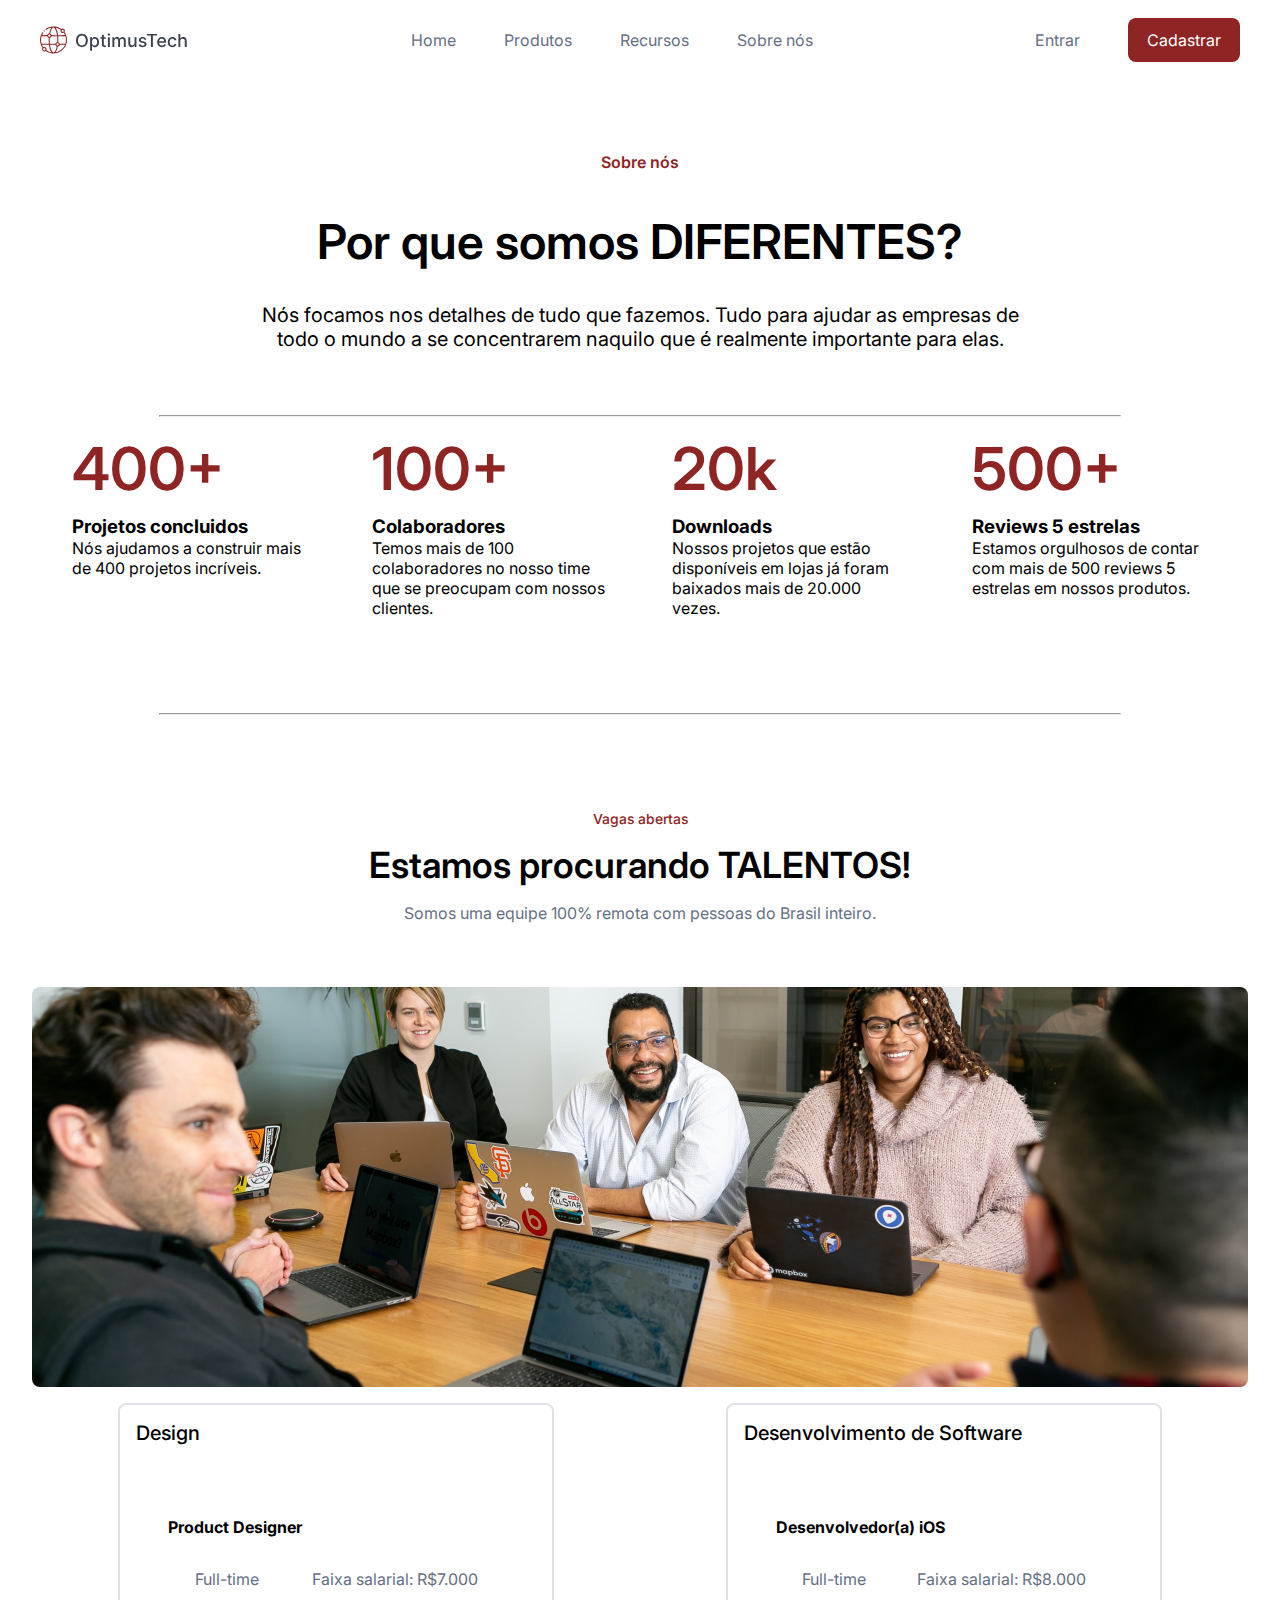
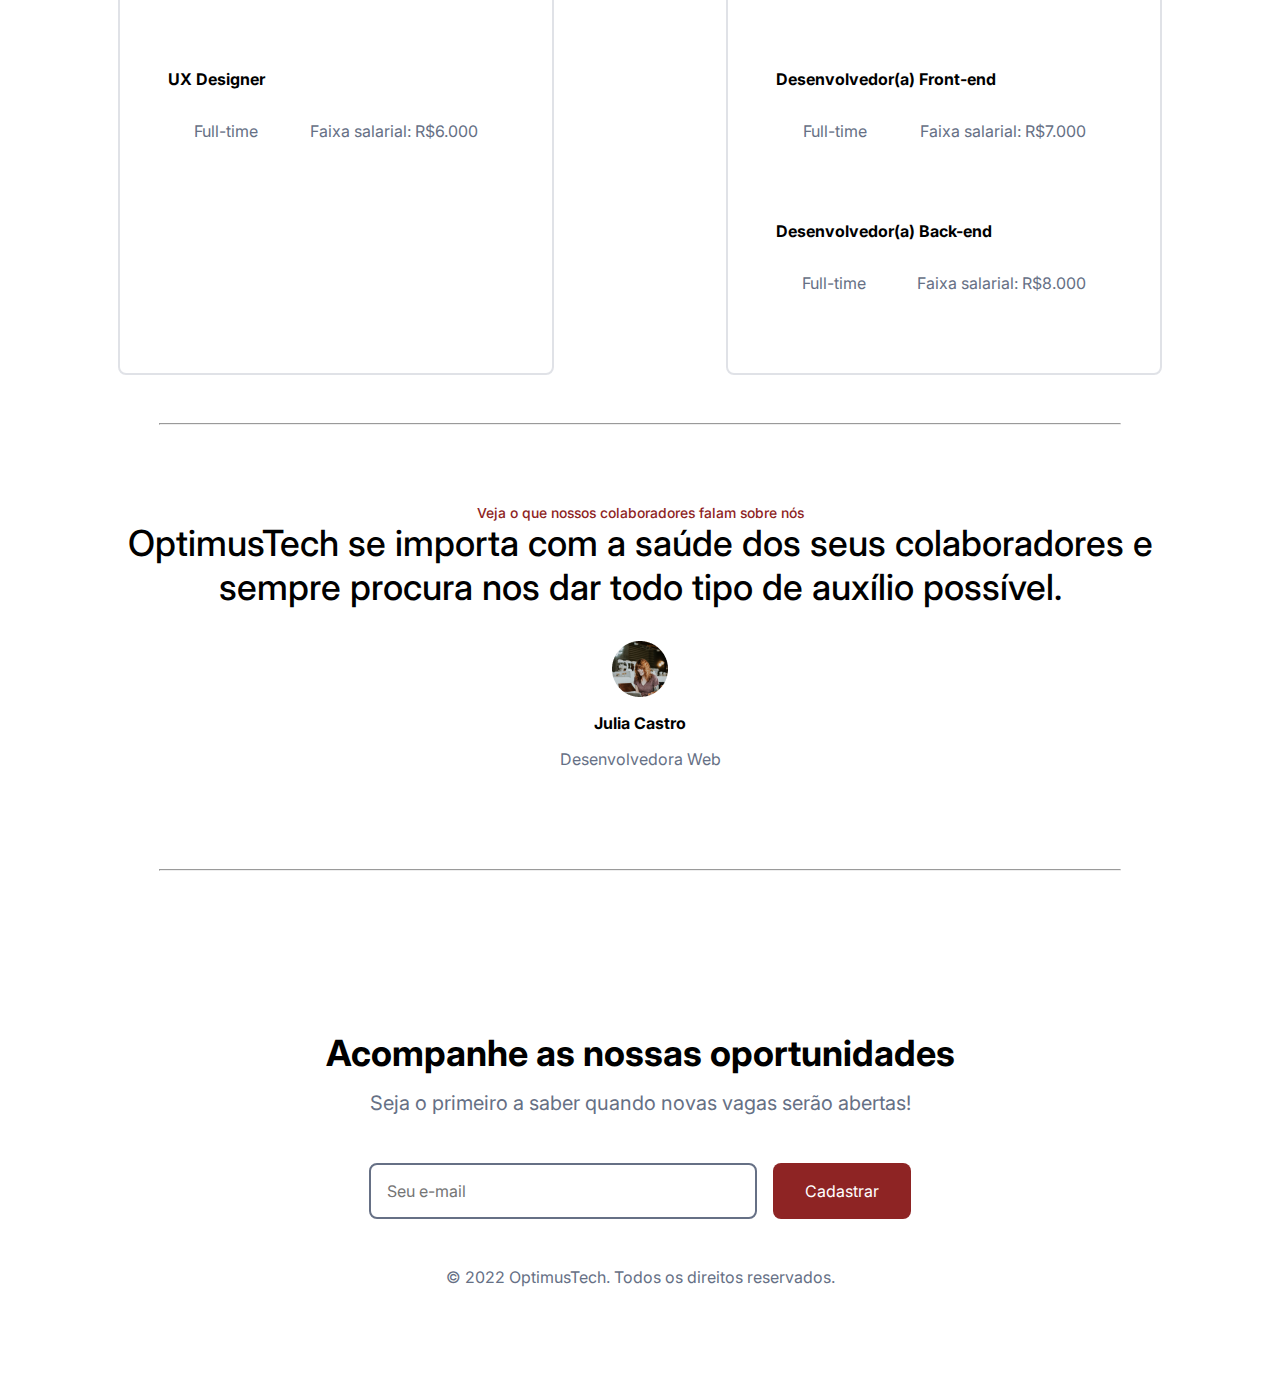
<file: desafios/index.html>
<!DOCTYPE html>
<html lang="pt-br">

<head>
  <meta charset="UTF-8">
  <meta http-equiv="X-UA-Compatible" content="IE=edge">
  <meta name="viewport" content="width=device-width, initial-scale=1.0">
  <link rel="shortcut icon" href="assets/img/language_white_24dp.svg">
  <link rel="preconnect" href="https://fonts.googleapis.com">
  <link rel="preconnect" href="https://fonts.gstatic.com" crossorigin>
  <link href="https://fonts.googleapis.com/css2?family=Inter:wght@400;500;600&display=swap" rel="stylesheet">
  <title>OptimusTech</title>
  <link rel="stylesheet" href="assets/css/style.css">
</head>

<body>
  <header>
    <img src="assets/img/Logo Optimus.svg" alt="Logo da empresa OptimusTech">
    <nav>
      <ul>
        <li><a href="#home">Home</a></li>
        <li><a href="#produtos">Produtos</a></li>
        <li><a href="#recursos">Recursos</a></li>
        <li><a href="#sobrenos">Sobre nós</a></li>
      </ul>
    </nav>

    <div class="header-button">
      <a class="entrar" href="#">Entrar</a>
      <a class="cadastrar" href="#">Cadastrar</a>
    </div>
  </header>
  <main>
    <section id="home">
      <a href="#sobrenos" class="link-sobre">Sobre nós</a>
      <h1>Por que somos DIFERENTES?</h1>
      <P class="descricao">Nós focamos nos detalhes de tudo que fazemos. Tudo para ajudar as empresas de todo o mundo a se concentrarem naquilo que é realmente importante para elas.</P>
    </section>
    <hr>
    <section class="metricas">
      <section class="projetos-concluidos card">
        <h1>400+</h1>
        <h3>Projetos concluidos</h3>
        <p>Nós ajudamos a construir mais de 400 projetos incríveis.</p>
      </section>
      <section class="colaboradores card">
        <h1>100+</h1>
        <h3>Colaboradores</h3>
        <p>Temos mais de 100 colaboradores no nosso time que se preocupam com nossos clientes.</p>
      </section>
      <section class="downloads card">
        <h1>20k</h1>
        <h3>Downloads</h3>
        <p>Nossos projetos que estão disponíveis em lojas já foram baixados mais de 20.000 vezes.</p>
      </section>
      <section class="review card">
        <h1>500+</h1>
        <h3>Reviews 5 estrelas</h3>
        <p>Estamos orgulhosos de contar com mais de 500 reviews 5 estrelas em nossos produtos.</p>
      </section>
    </section>
    <hr>
    <section id="anuncio-vagas">
      <a href="#vagas">Vagas abertas</a>
      <h1>Estamos procurando TALENTOS!</h1>
      <p>Somos uma equipe 100% remota com pessoas do Brasil inteiro.</p>
      <img src="assets/img/Image-vagas.png" alt="">

      <section class="container-vagas">
        <section class="grid-vagas">
          <h3>Design</h3>
          <section class="vaga-1">
            <h4>Product Designer</h4>
            <footer>
              <p>Full-time</p>
              <p>Faixa salarial: R$7.000</p>
            </footer>
          </section>

          <section class="vaga-1">
            <h4>UX Designer</h4>
            <footer>
              <p>Full-time</p>
              <p>Faixa salarial: R$6.000</p>
            </footer>
          </section>
        </section>


        <section class="vagas-design grid-vagas">
          <h3>Desenvolvimento de Software</h3>
          <section class="vaga-1">
            <h4>Desenvolvedor(a) iOS</h4>
            <footer>
              <p>Full-time</p>
              <p>Faixa salarial: R$8.000</p>
            </footer>
          </section>

          <section class="vaga-1">
            <h4>Desenvolvedor(a) Front-end</h4>
            <footer>
              <p>Full-time</p>
              <p>Faixa salarial: R$7.000</p>
            </footer>
          </section>

          <section class="vaga-1">
            <h4>Desenvolvedor(a) Back-end</h4>
            <footer>
              <p>Full-time</p>
              <p>Faixa salarial: R$8.000</p>
            </footer>
          </section>
        </section>
      </section>

      <hr>

      <section id="container-2">
        <strong>Veja o que nossos colaboradores falam sobre nós</strong>
        <h2>OptimusTech se importa com a saúde dos seus colaboradores e sempre procura nos dar todo tipo de auxílio possível.</h2>

        <section class="dev">
          <img src="assets/img/Avatar.png" alt="">
          <h4>Julia Castro</h4>
          <p>Desenvolvedora Web</p>
        </section>
      </section>
      <br>
      <hr>
  </main>
  <footer class="container-footer">
     <h2>Acompanhe as nossas oportunidades</h2>
     <p class="descricao-footer">Seja o primeiro a saber quando novas vagas serão abertas!</p>
     <section class="email-footer">
       <input type="email" name="email" id="email" placeholder="Seu e-mail">
       <button type="submit">Cadastrar</button>
     </section>

     <p class="direitos">© 2022 OptimusTech. Todos os direitos reservados.</p>
  </footer>
</body>

</html>
</file>
<file: desafios/assets/css/style.css>
* {
  margin: 0;
  padding: 0;
  font-family: 'Inter', Arial, Helvetica, sans-serif;
}

:root {
  --text-color: #667085;
  --main-color: #8E2424;
}

h1, h2, h3, p {
  margin: 0;
  padding: 0;
}

main {
  margin-bottom: 4rem;
}

header {
  display: flex;
  width: 75rem;
  height: 5rem;
  justify-content: space-between;
  margin: 0 auto;
  align-items: center;
}

header img {
  max-width: 100%;
}

nav ul {
  display: flex;
  gap: 2rem;
}

nav ul li {
  list-style: none;
}

nav ul li a{
  text-decoration: none;
  padding: 0.5rem;
  color: var(--text-color);
}

nav ul li a:hover {
  text-decoration: underline;
}

.header-button {
  display: flex;
  align-items: center;
  gap: 3rem;
}

.entrar {
  text-decoration: none;
  color: var(--text-color);
}

.entrar:hover {
  text-decoration: underline;

}

.cadastrar {
  display: flex;
  justify-content: center;
  align-items: center;
  text-decoration: none;
  background: var(--main-color);
  color: #fff;
  border-radius: 8px;
  width: 112px;
  height: 44px;
}

.cadastrar:hover{
  background: green;
}

#home {
  width: 75rem;
  height: auto;
  display: flex;
  gap: 2rem;
  flex-direction: column;
  align-items: center;
  padding-top: 4rem;
  margin: 0 auto;
  margin-bottom: 4rem;
}

.link-sobre {
  color: var(--main-color);
  text-decoration: none;
  padding: 0.5rem;
  font-size: 1rem;
  font-weight: 600;
}

.link-sobre:hover {
  text-decoration: underline;
}

#home h1 {
  font-size: 3rem;
  font-weight: 600;
}

.descricao {
  width: 49rem;
  font-size: 1.25rem;
  text-align: center;
}

hr {
  width: 60rem;
  margin: 0 auto;
}

.metricas {
  width: 75rem;
  height: 17.5rem;
  padding-top: 1rem;
  margin: 0 auto;
  display: flex;  
  justify-content: space-between;
}

.card {
  width: 18.7rem;
  padding: 0 2rem;
}

.card h1{
  font-size: 3.7rem;
  color: var(--main-color);
  font-weight: 600;
  margin-bottom: 0.7rem;
}

.card p {
  font-size: 1rem;
}

#anuncio-vagas {
  width: 75rem;
  display: flex;
  flex-direction: column;
  align-items: center;
  padding-top: 6rem;
  margin: 0 auto;
  gap: 1rem;
}

#anuncio-vagas a {
  font-size: 0.87rem;
  color: var(--main-color);
  text-decoration: none;
  font-weight: 500;
}

#anuncio-vagas a:hover {
  text-decoration: underline;
}

#anuncio-vagas h1 {
  font-size: 2.25rem;
  font-weight: 600;
}

#anuncio-vagas p {
  font-size: 1rem;
  font-weight: 400;
  color: var(--text-color);
  margin-bottom: 3rem;
}

#anuncio-vagas img {
  border-radius: 8px;
}

.container-vagas {
  width: 75rem;
  display: flex;
  justify-content: space-around;
  gap: 1rem;
  margin-bottom: 2rem;
}

.grid-vagas {
  width: 25rem;
  height: auto;
  border: 2px #66708533 solid;
  padding: 1rem;
  border-radius: 8px;
}

.grid-vagas h3 {
  font-size: 1.25rem;
  font-weight: 500;
  margin-bottom: 3.5rem;
}

.vaga-1 {
  padding: 1rem 2rem;
}

.vaga-1 h4 {
  margin-bottom: 2rem;
}

.vaga-1 footer {
  display: flex;
  justify-content: space-around;
  font-size: 1rem;
}

#container-2 {
  width: 75rem;
  margin: 0 auto;
  display: flex;
  flex-direction: column;
  align-items: center;
  padding-top: 4rem;
}

#container-2 strong{
  font-size: 0.87rem;
  color: var(--main-color);
  font-weight: 500;
}

#container-2 h2 {
  font-size: 2.25rem;
  font-weight: 500;
  width: 70rem;
  text-align: center;
  margin-bottom: 2rem;
}

.dev {
  display: flex;
  flex-direction: column;
  align-items: center;
  gap: 1rem;
}

.dev p {
  font-size: 0.87;
  color: var(--text-color);
}

.container-footer {
  width: 75rem;
  display: flex;
  flex-direction: column;
  gap: 1rem;
  align-items: center;
  margin: 0 auto;
  padding-top: 6rem;
  padding-bottom: 6rem;
}

.container-footer h2 {
  font-size: 2.25rem;
}

.descricao-footer {
  font-size: 1.25rem;
  color: var(--text-color);
}

.email-footer {
  display: flex;
  gap: 1rem;
  margin: 2rem;
}

.email-footer input{
  width: 22rem;
  padding: 1rem;
  border: var(--text-color) 2px solid;
  border-radius: 8px;
  font-size: 1rem;
}

.email-footer button {
  background: var(--main-color);
  font-size: 1rem;
  color: #fff;
  border: none;
  border-radius: 8px;
  padding: 1rem 2rem;
  cursor: pointer;
}

.email-footer button:hover {
  background: green;
}

.direitos {
  font-size: 1rem;
  color: var(--text-color);
}
</file>
